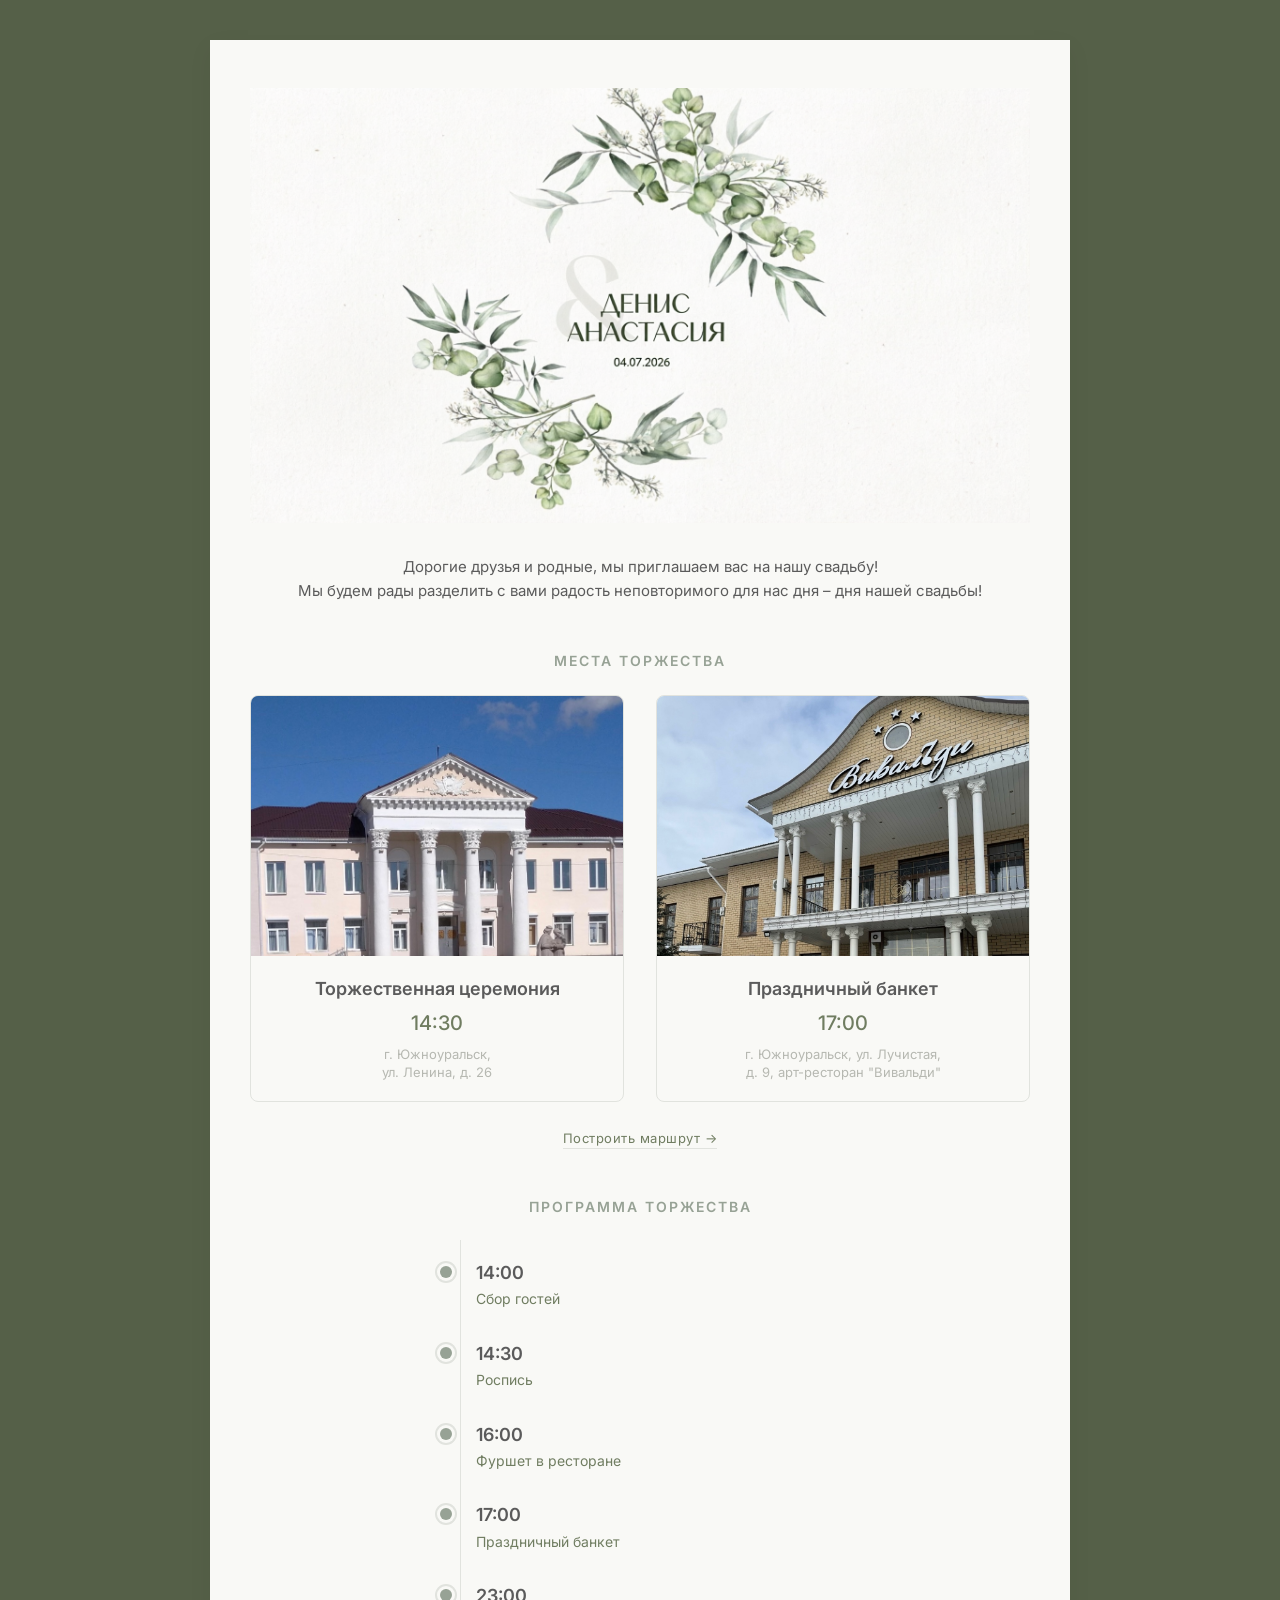
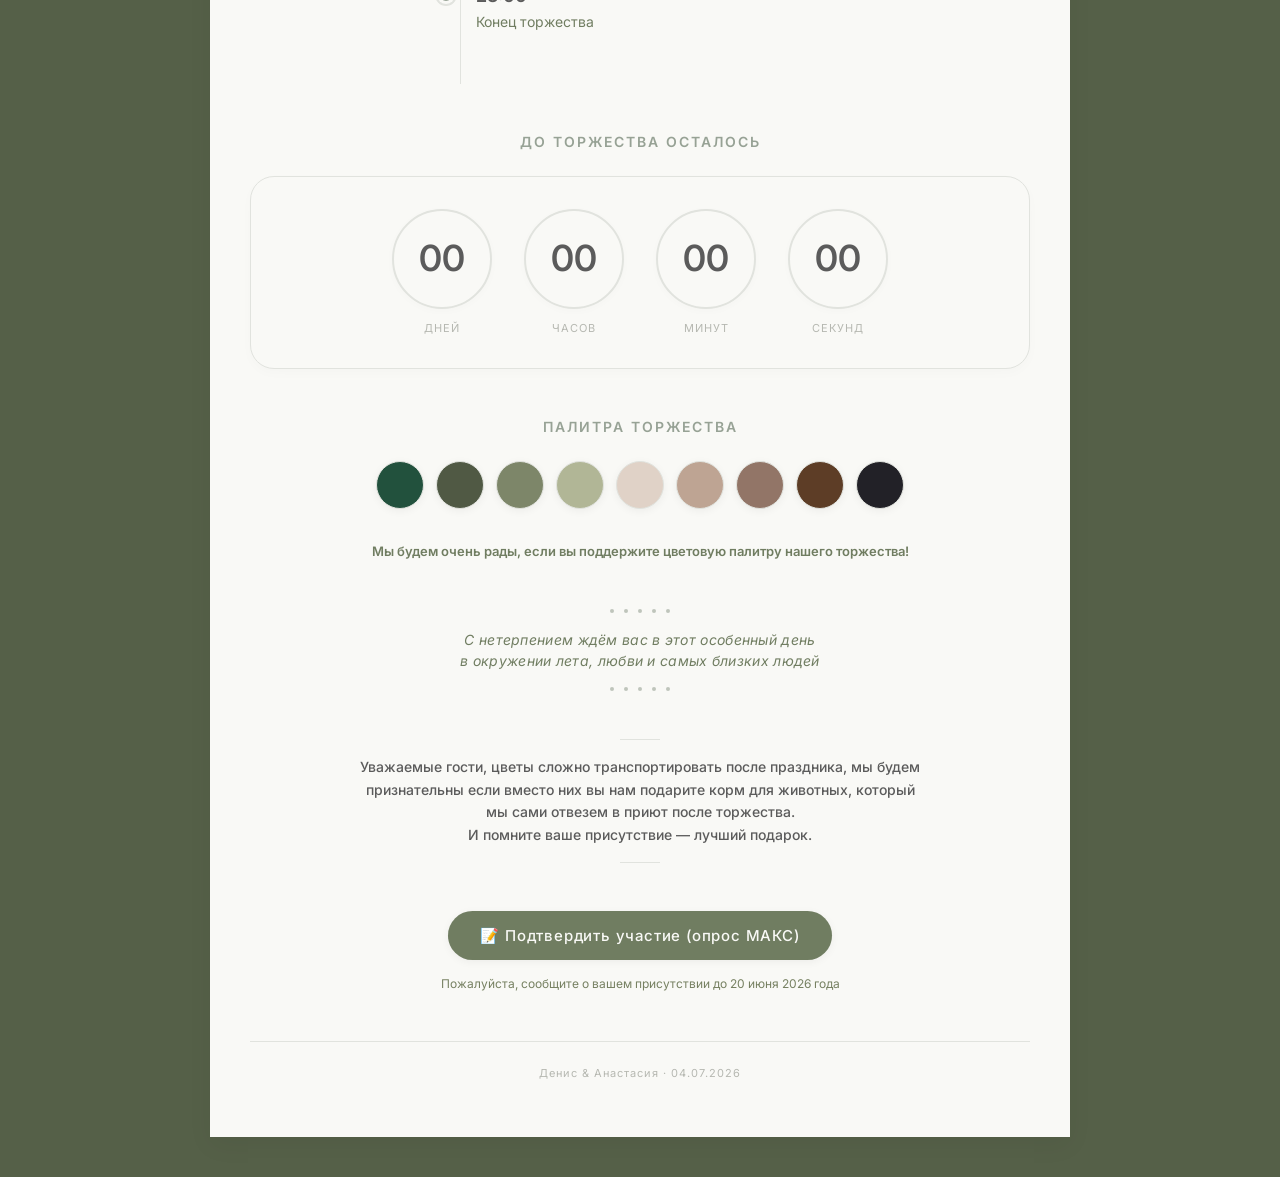
<file: index.html>
﻿<!DOCTYPE html>
<html lang="ru">
<head>
    <meta charset="UTF-8">
    <meta name="viewport" content="width=device-width, initial-scale=1.0, user-scalable=yes">
    <title>Денис & Анастасия | Свадьба</title>
    <link rel="icon" type="image/png" href="icon.png">
    <link rel="stylesheet" href="style.css">
    <link href="https://fonts.googleapis.com/css2?family=Inter:opsz,wght@14..32,400;14..32,500;14..32,600&display=swap" rel="stylesheet">
</head>
<body>
    <div class="outer">
        <div class="card">
            <!-- Верхнее фото (замените src на свой файл) -->
            <div class="hero-image">
                <img src="1774098685.png" alt="Денис и Анастасия" class="hero-img">
            </div>

            <!-- Текст приглашения -->
            <div class="invite-text">
                <p>
                    Дорогие друзья и родные, мы приглашаем вас на нашу свадьбу!<br>
                    Мы будем рады разделить с вами радость неповторимого для нас дня – дня нашей свадьбы!
                </p>
            </div>

            <!-- Места торжества (две карточки с фото и адресом) -->
            <div class="section">
                <h2 class="section-title">МЕСТА ТОРЖЕСТВА</h2>
                <div class="locations">
                    <div class="location-card">
                        <div class="location-photo" style="background-image: url('zags.PNG');"></div>
                        <div class="location-info">
                            <h3>Торжественная церемония</h3>
                            <div class="location-time">14:30</div>
                            <div class="location-address">
                                г. Южноуральск,<br>
                                ул. Ленина, д. 26
                            </div>
                        </div>
                    </div>
                    <div class="location-card">
                        <div class="location-photo" style="background-image: url('restor.PNG');"></div>
                        <div class="location-info">
                            <h3>Праздничный банкет</h3>
                            <div class="location-time">17:00</div>
                            <div class="location-address">
                                г. Южноуральск, ул. Лучистая,<br>
                                д. 9, арт-ресторан "Вивальди"
                            </div>
                        </div>
                    </div>
                </div>
                <div class="map-link-wrapper">
                    <a href="https://maps.yandex.ru/?text=Южноуральск" target="_blank" class="map-link">Построить маршрут →</a>
                </div>
            </div>

            <!-- Программа как путь (таймлайн) -->
            <div class="section">
                <h2 class="section-title">ПРОГРАММА ТОРЖЕСТВА</h2>
                <div class="timeline">
                    <div class="timeline-item">
                        <div class="timeline-dot"></div>
                        <div class="timeline-content">
                            <div class="timeline-time">14:00</div>
                            <div class="timeline-event">Сбор гостей</div>
                        </div>
                    </div>
                    <div class="timeline-item">
                        <div class="timeline-dot"></div>
                        <div class="timeline-content">
                            <div class="timeline-time">14:30</div>
                            <div class="timeline-event">Роспись</div>
                        </div>
                    </div>
                    <div class="timeline-item">
                        <div class="timeline-dot"></div>
                        <div class="timeline-content">
                            <div class="timeline-time">16:00</div>
                            <div class="timeline-event">Фуршет в ресторане</div>
                        </div>
                    </div>
                    <div class="timeline-item">
                        <div class="timeline-dot"></div>
                        <div class="timeline-content">
                            <div class="timeline-time">17:00</div>
                            <div class="timeline-event">Праздничный банкет</div>
                        </div>
                    </div>
                    <div class="timeline-item">
                        <div class="timeline-dot"></div>
                        <div class="timeline-content">
                            <div class="timeline-time">23:00</div>
                            <div class="timeline-event">Конец торжества</div>
                        </div>
                    </div>
                </div>
            </div>

            <!-- Таймер в красивых кругах внутри прямоугольника -->
            <div class="section">
                <h2 class="section-title">ДО ТОРЖЕСТВА ОСТАЛОСЬ</h2>
                <div class="timer-frame">
                    <div class="circle-timer">
                        <div class="circle-unit">
                            <div class="circle-number" id="days">00</div>
                            <div class="circle-label">дней</div>
                        </div>
                        <div class="circle-unit">
                            <div class="circle-number" id="hours">00</div>
                            <div class="circle-label">часов</div>
                        </div>
                        <div class="circle-unit">
                            <div class="circle-number" id="minutes">00</div>
                            <div class="circle-label">минут</div>
                        </div>
                        <div class="circle-unit">
                            <div class="circle-number" id="seconds">00</div>
                            <div class="circle-label">секунд</div>
                        </div>
                    </div>
                </div>
            </div>

            <!-- Палитра 9 цветов -->
            <div class="section">
                <h2 class="section-title">ПАЛИТРА ТОРЖЕСТВА</h2>
                <div class="palette">
                    <div class="palette-color" style="background: #22513d;"></div>
                    <div class="palette-color" style="background: #505944;"></div>
                    <div class="palette-color" style="background: #7d8669;"></div>
                    <div class="palette-color" style="background: #b1b696;"></div>
                    <div class="palette-color" style="background: #e0d2c7;"></div>
                    <div class="palette-color" style="background: #bea493;"></div>
                    <div class="palette-color" style="background: #927567;"></div>
                    <div class="palette-color" style="background: #5d3d26;"></div>
                    <div class="palette-color" style="background: #222127;"></div>
                </div>
                <div class="dresscode-text">
                    <p><strong>Мы будем очень рады, если вы поддержите цветовую палитру нашего торжества!</strong></p>
                </div>
            </div>

            <!-- ДЕКОРАТИВНЫЙ БЛОК -->
            <div class="decorative-block">
                <div class="decorative-line">
                    <span class="decorative-dot"></span>
                    <span class="decorative-dot"></span>
                    <span class="decorative-dot"></span>
                    <span class="decorative-dot"></span>
                    <span class="decorative-dot"></span>
                </div>
                <p class="decorative-text">С нетерпением ждём вас в этот особенный день<br>в окружении лета, любви и самых близких людей</p>
                <div class="decorative-line">
                    <span class="decorative-dot"></span>
                    <span class="decorative-dot"></span>
                    <span class="decorative-dot"></span>
                    <span class="decorative-dot"></span>
                    <span class="decorative-dot"></span>
                </div>
            </div>

            <!-- Предупреждение о цветах (текст теперь хорошо читается) -->
            <div class="flower-warning">
                <div class="warning-line"></div>
                <p>Уважаемые гости, цветы сложно транспортировать после праздника, мы будем признательны если вместо них вы нам подарите корм для животных, который мы сами отвезем в приют после торжества.<br>И помните ваше присутствие — лучший подарок.</p>
                <div class="warning-line"></div>
            </div>

            <!-- КНОПКА ПОДТВЕРЖДЕНИЯ -->
            <div class="vk-section">
                <a href="https://max.ru/join/623QJFdfBB9IGYSQwmrCkDk_tjqx6nGpSXwSv_LpKjc" target="_blank" class="vk-button">📝 Подтвердить участие (опрос МАКС)</a>
                <div class="vk-note">Пожалуйста, сообщите о вашем присутствии до 20 июня 2026 года</div>
            </div>

            <div class="footer">
                Денис & Анастасия · 04.07.2026
            </div>
        </div>
    </div>

    <script>
        function updateTimer() {
            const wedding = new Date(2026, 6, 4, 14, 0, 0);
            const now = new Date();
            const diff = wedding - now;

            if (diff <= 0) {
                document.getElementById('days').innerText = '00';
                document.getElementById('hours').innerText = '00';
                document.getElementById('minutes').innerText = '00';
                document.getElementById('seconds').innerText = '00';
                return;
            }

            const days = Math.floor(diff / (1000 * 60 * 60 * 24));
            const hours = Math.floor((diff % (86400000)) / (3600000));
            const minutes = Math.floor((diff % 3600000) / 60000);
            const seconds = Math.floor((diff % 60000) / 1000);

            document.getElementById('days').innerText = days < 10 ? '0' + days : days;
            document.getElementById('hours').innerText = hours < 10 ? '0' + hours : hours;
            document.getElementById('minutes').innerText = minutes < 10 ? '0' + minutes : minutes;
            document.getElementById('seconds').innerText = seconds < 10 ? '0' + seconds : seconds;
        }
        setInterval(updateTimer, 1000);
        updateTimer();
    </script>
</body>
</html>
</file>
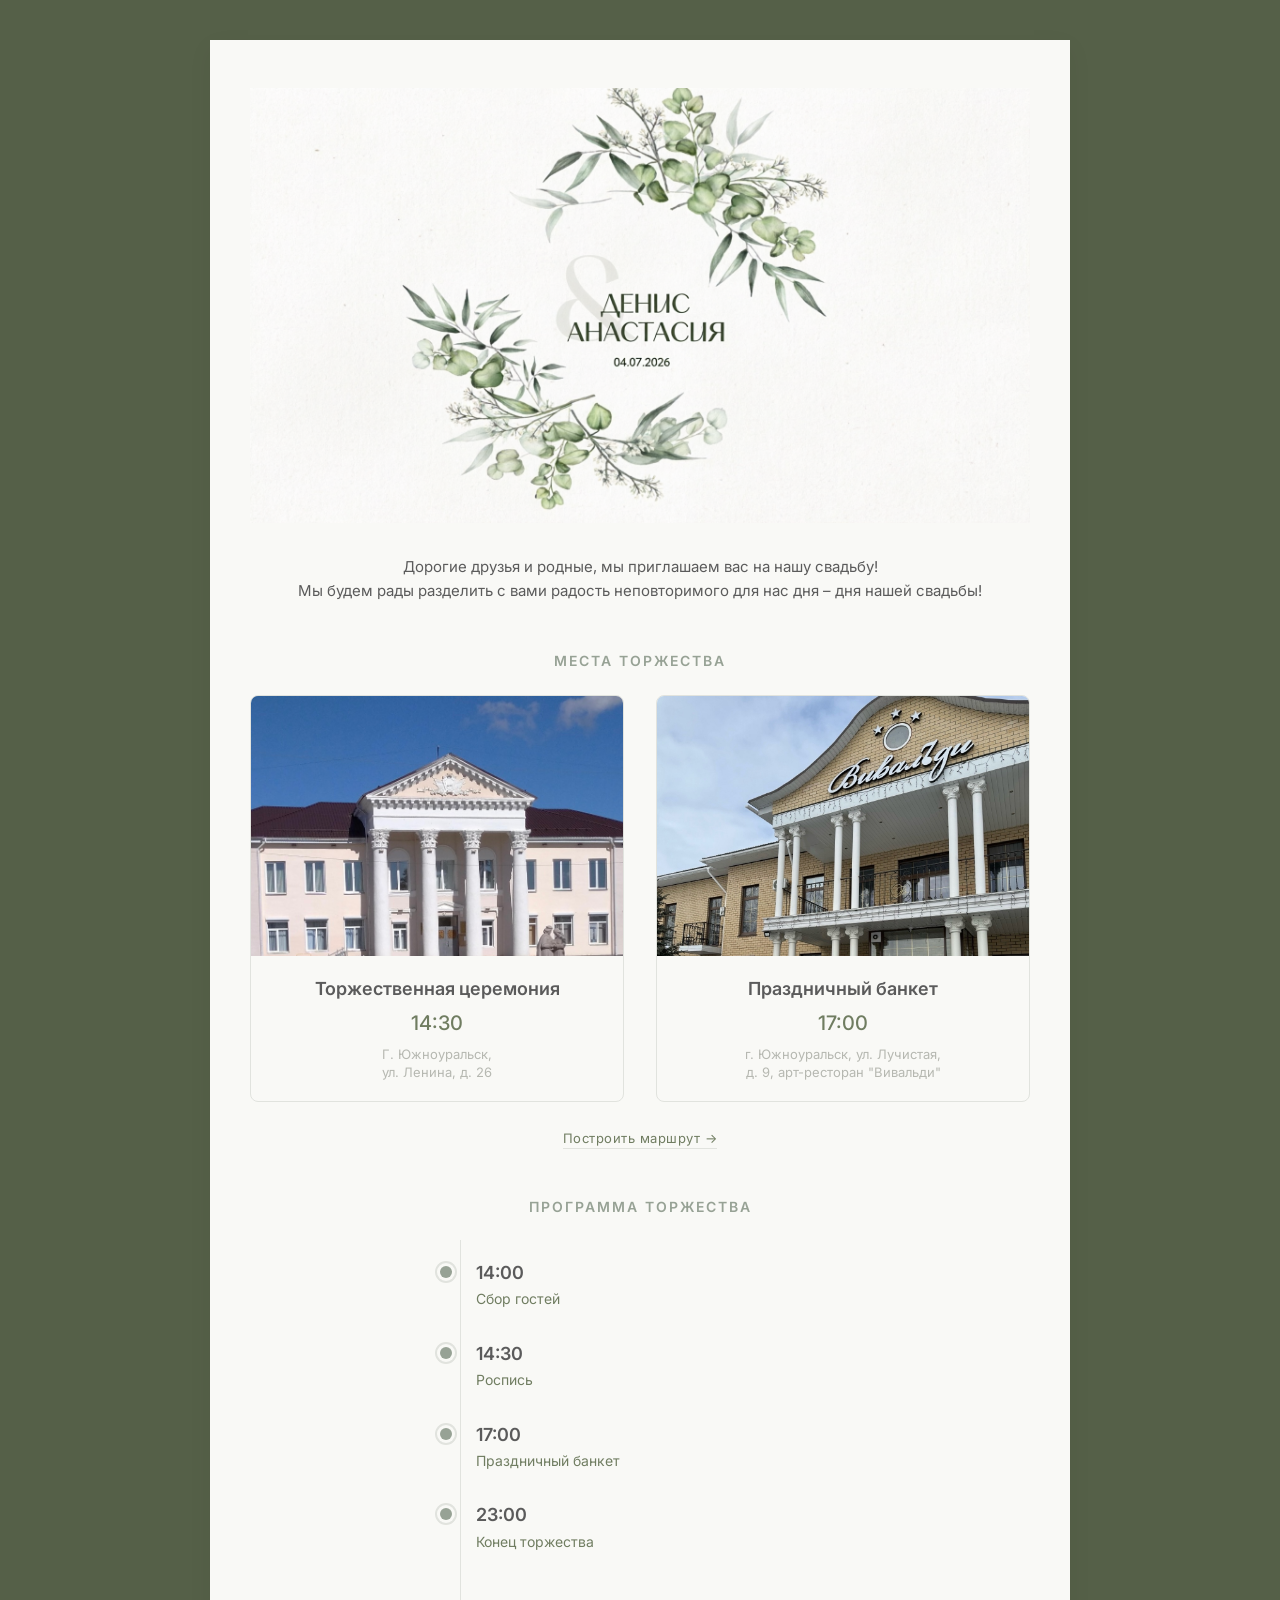
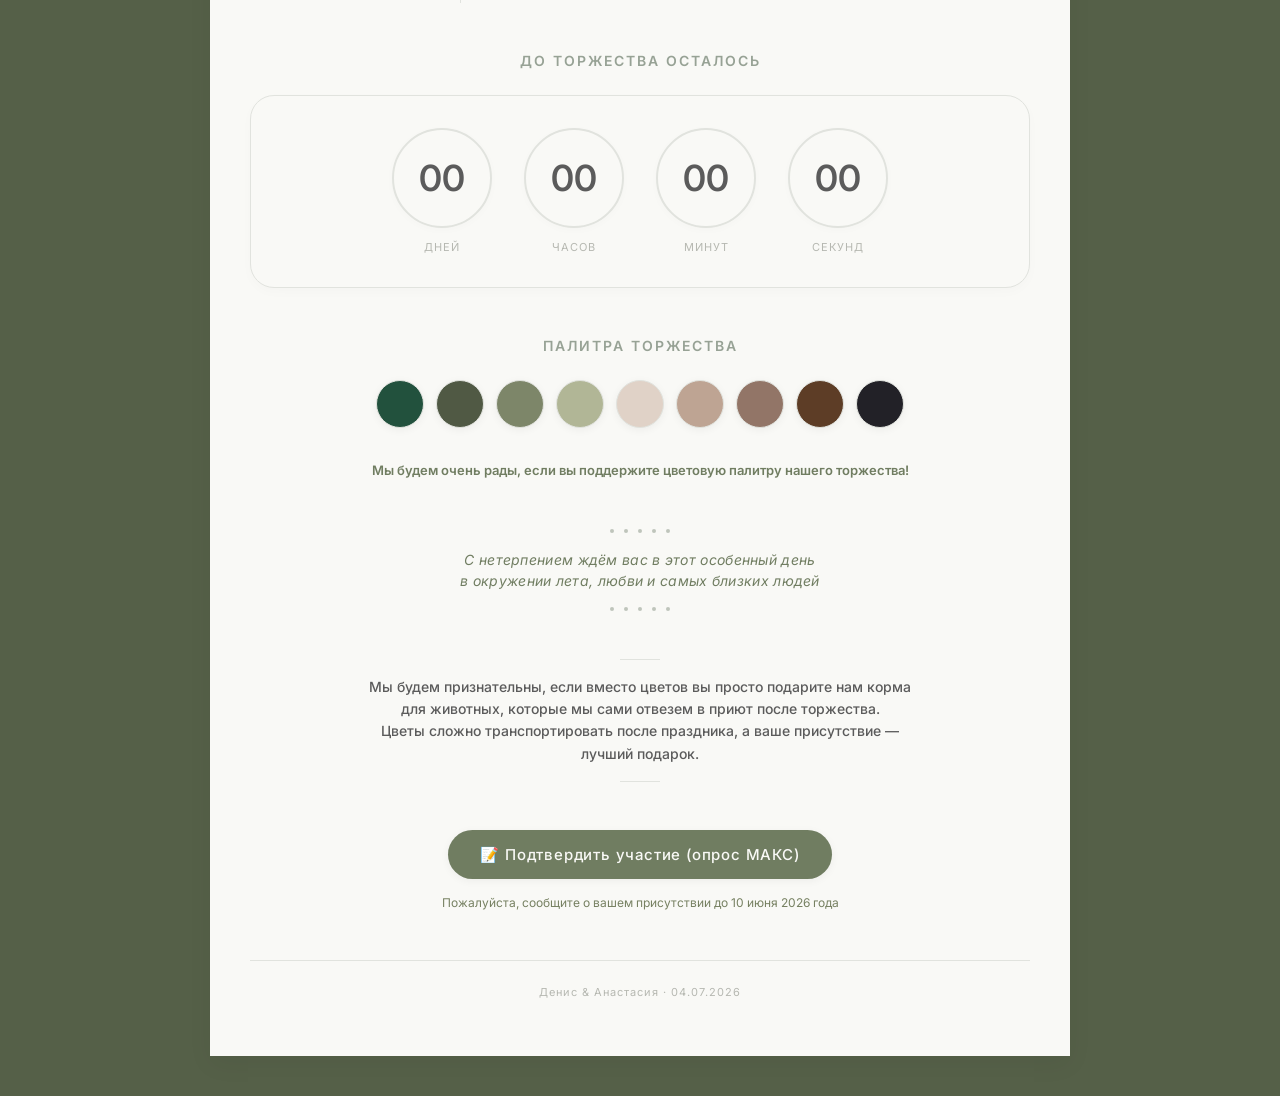
<file: svad.html>
﻿<!DOCTYPE html>
<html lang="ru">
<head>
    <meta charset="UTF-8">
    <meta name="viewport" content="width=device-width, initial-scale=1.0, user-scalable=yes">
    <title>Денис & Анастасия | Свадьба</title>
    <link rel="icon" type="image/png" href="icon.png">
    <link rel="stylesheet" href="style.css">
    <link href="https://fonts.googleapis.com/css2?family=Inter:opsz,wght@14..32,400;14..32,500;14..32,600&display=swap" rel="stylesheet">
</head>
<body>
    <div class="outer">
        <div class="card">
            <!-- Верхнее фото (замените src на свой файл) -->
            <div class="hero-image">
                <img src="1774098685.png" alt="Денис и Анастасия" class="hero-img">
            </div>

            <!-- Текст приглашения -->
            <div class="invite-text">
                <p>
                    Дорогие друзья и родные, мы приглашаем вас на нашу свадьбу!<br>
                    Мы будем рады разделить с вами радость неповторимого для нас дня – дня нашей свадьбы!
                </p>
            </div>

            <!-- Места торжества (две карточки с фото и адресом) -->
            <div class="section">
                <h2 class="section-title">МЕСТА ТОРЖЕСТВА</h2>
                <div class="locations">
                    <div class="location-card">
                        <div class="location-photo" style="background-image: url('zags.PNG');"></div>
                        <div class="location-info">
                            <h3>Торжественная церемония</h3>
                            <div class="location-time">14:30</div>
                            <div class="location-address">
                                Г. Южноуральск,<br>
                                ул. Ленина, д. 26
                            </div>
                        </div>
                    </div>
                    <div class="location-card">
                        <div class="location-photo" style="background-image: url('restor.PNG');"></div>
                        <div class="location-info">
                            <h3>Праздничный банкет</h3>
                            <div class="location-time">17:00</div>
                            <div class="location-address">
                                г. Южноуральск, ул. Лучистая,<br>
                                д. 9, арт-ресторан "Вивальди"
                            </div>
                        </div>
                    </div>
                </div>
                <div class="map-link-wrapper">
                    <a href="https://maps.yandex.ru/?text=Южноуральск" target="_blank" class="map-link">Построить маршрут →</a>
                </div>
            </div>

            <!-- Программа как путь (таймлайн) -->
            <div class="section">
                <h2 class="section-title">ПРОГРАММА ТОРЖЕСТВА</h2>
                <div class="timeline">
                    <div class="timeline-item">
                        <div class="timeline-dot"></div>
                        <div class="timeline-content">
                            <div class="timeline-time">14:00</div>
                            <div class="timeline-event">Сбор гостей</div>
                        </div>
                    </div>
                    <div class="timeline-item">
                        <div class="timeline-dot"></div>
                        <div class="timeline-content">
                            <div class="timeline-time">14:30</div>
                            <div class="timeline-event">Роспись</div>
                        </div>
                    </div>
                    <div class="timeline-item">
                        <div class="timeline-dot"></div>
                        <div class="timeline-content">
                            <div class="timeline-time">17:00</div>
                            <div class="timeline-event">Праздничный банкет</div>
                        </div>
                    </div>
                    <div class="timeline-item">
                        <div class="timeline-dot"></div>
                        <div class="timeline-content">
                            <div class="timeline-time">23:00</div>
                            <div class="timeline-event">Конец торжества</div>
                        </div>
                    </div>
                </div>
            </div>

            <!-- Таймер в красивых кругах внутри прямоугольника -->
            <div class="section">
                <h2 class="section-title">ДО ТОРЖЕСТВА ОСТАЛОСЬ</h2>
                <div class="timer-frame">
                    <div class="circle-timer">
                        <div class="circle-unit">
                            <div class="circle-number" id="days">00</div>
                            <div class="circle-label">дней</div>
                        </div>
                        <div class="circle-unit">
                            <div class="circle-number" id="hours">00</div>
                            <div class="circle-label">часов</div>
                        </div>
                        <div class="circle-unit">
                            <div class="circle-number" id="minutes">00</div>
                            <div class="circle-label">минут</div>
                        </div>
                        <div class="circle-unit">
                            <div class="circle-number" id="seconds">00</div>
                            <div class="circle-label">секунд</div>
                        </div>
                    </div>
                </div>
            </div>

            <!-- Палитра 9 цветов -->
            <div class="section">
                <h2 class="section-title">ПАЛИТРА ТОРЖЕСТВА</h2>
                <div class="palette">
                    <div class="palette-color" style="background: #22513d;"></div>
                    <div class="palette-color" style="background: #505944;"></div>
                    <div class="palette-color" style="background: #7d8669;"></div>
                    <div class="palette-color" style="background: #b1b696;"></div>
                    <div class="palette-color" style="background: #e0d2c7;"></div>
                    <div class="palette-color" style="background: #bea493;"></div>
                    <div class="palette-color" style="background: #927567;"></div>
                    <div class="palette-color" style="background: #5d3d26;"></div>
                    <div class="palette-color" style="background: #222127;"></div>
                </div>
                <div class="dresscode-text">
                    <p><strong>Мы будем очень рады, если вы поддержите цветовую палитру нашего торжества!</strong></p>
                </div>
            </div>

            <!-- ДЕКОРАТИВНЫЙ БЛОК -->
            <div class="decorative-block">
                <div class="decorative-line">
                    <span class="decorative-dot"></span>
                    <span class="decorative-dot"></span>
                    <span class="decorative-dot"></span>
                    <span class="decorative-dot"></span>
                    <span class="decorative-dot"></span>
                </div>
                <p class="decorative-text">С нетерпением ждём вас в этот особенный день<br>в окружении лета, любви и самых близких людей</p>
                <div class="decorative-line">
                    <span class="decorative-dot"></span>
                    <span class="decorative-dot"></span>
                    <span class="decorative-dot"></span>
                    <span class="decorative-dot"></span>
                    <span class="decorative-dot"></span>
                </div>
            </div>

            <!-- Предупреждение о цветах (текст теперь хорошо читается) -->
            <div class="flower-warning">
                <div class="warning-line"></div>
                <p>Мы будем признательны, если вместо цветов вы просто подарите нам корма для животных, которые мы сами отвезем в приют после торжества.<br>Цветы сложно транспортировать после праздника, а ваше присутствие — лучший подарок.</p>
                <div class="warning-line"></div>
            </div>

            <!-- КНОПКА ПОДТВЕРЖДЕНИЯ -->
            <div class="vk-section">
                <a href="https://max.ru/join/623QJFdfBB9IGYSQwmrCkDk_tjqx6nGpSXwSv_LpKjc" target="_blank" class="vk-button">📝 Подтвердить участие (опрос МАКС)</a>
                <div class="vk-note">Пожалуйста, сообщите о вашем присутствии до 10 июня 2026 года</div>
            </div>

            <div class="footer">
                Денис & Анастасия · 04.07.2026
            </div>
        </div>
    </div>

    <script>
        function updateTimer() {
            const wedding = new Date(2026, 6, 4, 14, 0, 0);
            const now = new Date();
            const diff = wedding - now;

            if (diff <= 0) {
                document.getElementById('days').innerText = '00';
                document.getElementById('hours').innerText = '00';
                document.getElementById('minutes').innerText = '00';
                document.getElementById('seconds').innerText = '00';
                return;
            }

            const days = Math.floor(diff / (1000 * 60 * 60 * 24));
            const hours = Math.floor((diff % (86400000)) / (3600000));
            const minutes = Math.floor((diff % 3600000) / 60000);
            const seconds = Math.floor((diff % 60000) / 1000);

            document.getElementById('days').innerText = days < 10 ? '0' + days : days;
            document.getElementById('hours').innerText = hours < 10 ? '0' + hours : hours;
            document.getElementById('minutes').innerText = minutes < 10 ? '0' + minutes : minutes;
            document.getElementById('seconds').innerText = seconds < 10 ? '0' + seconds : seconds;
        }
        setInterval(updateTimer, 1000);
        updateTimer();
    </script>
</body>
</html>
</file>
<file: style.css>
﻿* {
    margin: 0;
    padding: 0;
    box-sizing: border-box;
}

body {
    background: #556048;
    font-family: 'Inter', sans-serif;
    color: #5b5b5b;
    line-height: 1.4;
}

.outer {
    display: flex;
    justify-content: center;
    align-items: center;
    min-height: 100vh;
    padding: 40px 20px;
}

.card {
    max-width: 860px;
    width: 100%;
    background: #f9f9f6;
    padding: 48px 40px 56px;
    box-shadow: 0 8px 24px rgba(0,0,0,0.05);
}

/* Верхнее фото */
.hero-image {
    text-align: center;
    margin-bottom: 32px;
}

.hero-img {
    max-width: 100%;
    height: auto;
    display: block;
    margin: 0 auto;
}

/* Текст приглашения */
.invite-text {
    text-align: center;
    margin: 32px 0 40px;
    font-size: 15px;
    line-height: 1.6;
    color: #5b5b5b;
}

/* Секции */
.section {
    margin: 48px 0;
}

.section-title {
    font-size: 14px;
    font-weight: 600;
    letter-spacing: 2px;
    text-transform: uppercase;
    color: #97a295;
    text-align: center;
    margin-bottom: 24px;
}

/* ========== МЕСТА ТОРЖЕСТВА ========== */
.locations {
    display: flex;
    flex-wrap: wrap;
    gap: 32px;
    justify-content: center;
    margin-bottom: 24px;
}

.location-card {
    flex: 1;
    min-width: 260px;
    background: #f9f9f6;
    border: 1px solid #e1e3de;
    border-radius: 8px;
    overflow: hidden;
    transition: transform 0.2s ease, box-shadow 0.2s ease;
}

    .location-card:hover {
        transform: translateY(-4px);
        box-shadow: 0 8px 20px rgba(0, 0, 0, 0.05);
    }

.location-photo {
    height: 260px;
    background-size: cover;
    background-position: top center;
}

.location-info {
    padding: 20px;
    text-align: center;
}

    .location-info h3 {
        font-size: 18px;
        font-weight: 600;
        color: #5b5b5b;
        margin-bottom: 8px;
    }

.location-time {
    font-size: 20px;
    font-weight: 500;
    color: #707d61;
    margin-bottom: 8px;
}

.location-address {
    font-size: 13px;
    color: #b6b8b1;
    line-height: 1.4;
}

.map-link-wrapper {
    text-align: center;
    margin-top: 8px;
}

.map-link {
    color: #707d61;
    text-decoration: none;
    font-size: 13px;
    letter-spacing: 0.5px;
    border-bottom: 1px solid #e1e3de;
    padding-bottom: 2px;
    transition: 0.2s;
}

    .map-link:hover {
        color: #5b5b5b;
        border-bottom-color: #97a295;
    }

/* ========== ТАЙМЛАЙН ========== */
.timeline {
    position: relative;
    max-width: 400px;
    margin: 0 auto;
    padding: 20px 0;
}

    .timeline::before {
        content: '';
        position: absolute;
        left: 20px;
        top: 0;
        bottom: 0;
        width: 1px;
        background: #e1e3de;
    }

.timeline-item {
    display: flex;
    margin-bottom: 32px;
    position: relative;
}

.timeline-dot {
    width: 12px;
    height: 12px;
    background: #97a295;
    border-radius: 50%;
    margin-right: 24px;
    margin-top: 6px;
    position: relative;
    z-index: 1;
    box-shadow: 0 0 0 3px #f9f9f6, 0 0 0 5px #e1e3de;
    transition: all 0.2s ease;
}

.timeline-item:hover .timeline-dot {
    background: #707d61;
    transform: scale(1.2);
}

.timeline-content {
    flex: 1;
}

.timeline-time {
    font-size: 18px;
    font-weight: 600;
    color: #5b5b5b;
    margin-bottom: 4px;
    font-family: 'Inter', monospace;
}

.timeline-event {
    font-size: 14px;
    color: #707d61;
    line-height: 1.4;
}

/* ========== ТАЙМЕР В КРУГАХ ========== */
.timer-frame {
    background: #f9f9f6;
    border: 1px solid #e1e3de;
    border-radius: 24px;
    padding: 32px 24px;
    margin-top: 16px;
    box-shadow: 0 4px 12px rgba(0, 0, 0, 0.02);
}

.circle-timer {
    display: flex;
    justify-content: center;
    gap: 32px;
    flex-wrap: wrap;
}

.circle-unit {
    text-align: center;
    width: 100px;
}

.circle-number {
    width: 100px;
    height: 100px;
    background: #f9f9f6;
    border: 2px solid #e1e3de;
    border-radius: 50%;
    display: flex;
    align-items: center;
    justify-content: center;
    font-size: 36px;
    font-weight: 600;
    font-family: 'Inter', monospace;
    color: #5b5b5b;
    margin-bottom: 12px;
    transition: all 0.2s ease;
    box-shadow: 0 2px 8px rgba(0, 0, 0, 0.02);
}

.circle-label {
    font-size: 11px;
    text-transform: uppercase;
    letter-spacing: 1px;
    color: #b6b8b1;
}

/* ========== ПАЛИТРА ========== */
.palette {
    display: flex;
    flex-wrap: wrap;
    justify-content: center;
    gap: 12px;
    margin-bottom: 32px;
}

.palette-color {
    width: 48px;
    height: 48px;
    border-radius: 50%;
    box-shadow: 0 2px 8px rgba(0,0,0,0.05);
    transition: transform 0.2s ease;
    border: 1px solid #e1e3de;
}

    .palette-color:hover {
        transform: scale(1.05);
    }

.dresscode-text {
    text-align: center;
    font-size: 13px;
    color: #5b5b5b;
    line-height: 1.6;
}

    .dresscode-text p {
        margin-bottom: 8px;
    }

    .dresscode-text strong {
        color: #707d61;
        font-weight: 600;
    }

/* ========== ДЕКОРАТИВНЫЙ БЛОК ========== */
.decorative-block {
    margin: 48px 0 32px;
    text-align: center;
}

.decorative-line {
    display: flex;
    justify-content: center;
    gap: 10px;
    margin: 16px 0;
}

.decorative-dot {
    width: 4px;
    height: 4px;
    background: #97a295;
    border-radius: 50%;
    opacity: 0.6;
}

.decorative-text {
    font-size: 14px;
    font-style: italic;
    color: #707d61;
    line-height: 1.5;
    letter-spacing: 0.3px;
    max-width: 450px;
    margin: 0 auto;
}

/* ========== ПРЕДУПРЕЖДЕНИЕ О ЦВЕТАХ ========== */
.flower-warning {
    margin: 48px 0;
    text-align: center;
}

.warning-line {
    width: 40px;
    height: 1px;
    background: #e1e3de;
    margin: 16px auto;
}

.flower-warning p {
    font-size: 14px;
    color: #5b5b5b;
    line-height: 1.6;
    font-style: normal;
    max-width: 560px;
    margin: 0 auto;
    font-weight: 500;
}

/* ========== КНОПКА ========== */
.vk-section {
    text-align: center;
    margin: 48px 0 32px;
}

.vk-button {
    display: inline-block;
    background: #707d61;
    color: #f9f9f6;
    padding: 14px 32px;
    border-radius: 40px;
    text-decoration: none;
    font-size: 15px;
    font-weight: 500;
    letter-spacing: 0.8px;
    transition: all 0.2s ease;
    box-shadow: 0 2px 8px rgba(0,0,0,0.05);
    border: none;
    cursor: pointer;
}

    .vk-button:hover {
        background: #5b5b5b;
        transform: translateY(-2px);
        box-shadow: 0 6px 16px rgba(0,0,0,0.1);
        color: white;
    }

.vk-note {
    font-size: 12px;
    color: #768061;
    margin-top: 16px;
}

/* ========== ФУТЕР ========== */
.footer {
    text-align: center;
    margin-top: 48px;
    font-size: 11px;
    color: #b6b8b1;
    letter-spacing: 1px;
    border-top: 1px solid #e1e3de;
    padding-top: 24px;
}

/* ========== АДАПТИВНОСТЬ ========== */
@media (max-width: 680px) {
    .location-photo {
        background-position: top center;
        height: 220px;  /* чуть выше, чтобы лучше видно */
        background-repeat: no-repeat;
        background-color: #f9f9f6;
        min-height: 200px;
    }
}
@media (max-width: 680px) {
    .card {
        padding: 32px 24px 40px;
    }

    .circle-timer {
        gap: 20px;
    }

    .circle-unit {
        width: 70px;
    }

    .circle-number {
        width: 70px;
        height: 70px;
        font-size: 24px;
    }

    .timeline::before {
        left: 16px;
    }

    .timeline-dot {
        width: 10px;
        height: 10px;
        margin-right: 20px;
        margin-top: 4px;
    }

    .timeline-time {
        font-size: 16px;
    }

    .timeline-event {
        font-size: 13px;
    }

    .timer-frame {
        padding: 24px 16px;
    }

    .location-card {
        min-width: 100%;
    }
}

/* ========== УВЕЛИЧЕНИЕ ГЛАВНОГО ФОТО НА МОБИЛЬНЫХ ========== */
@media (max-width: 680px) {
    .hero-image {
        margin-left: -24px;
        margin-right: -24px;
        margin-top: -24px;
        margin-bottom: 24px;
    }
    
    .hero-img {
        width: 100%;
        height: auto;
        display: block;
    }
}
</file>
